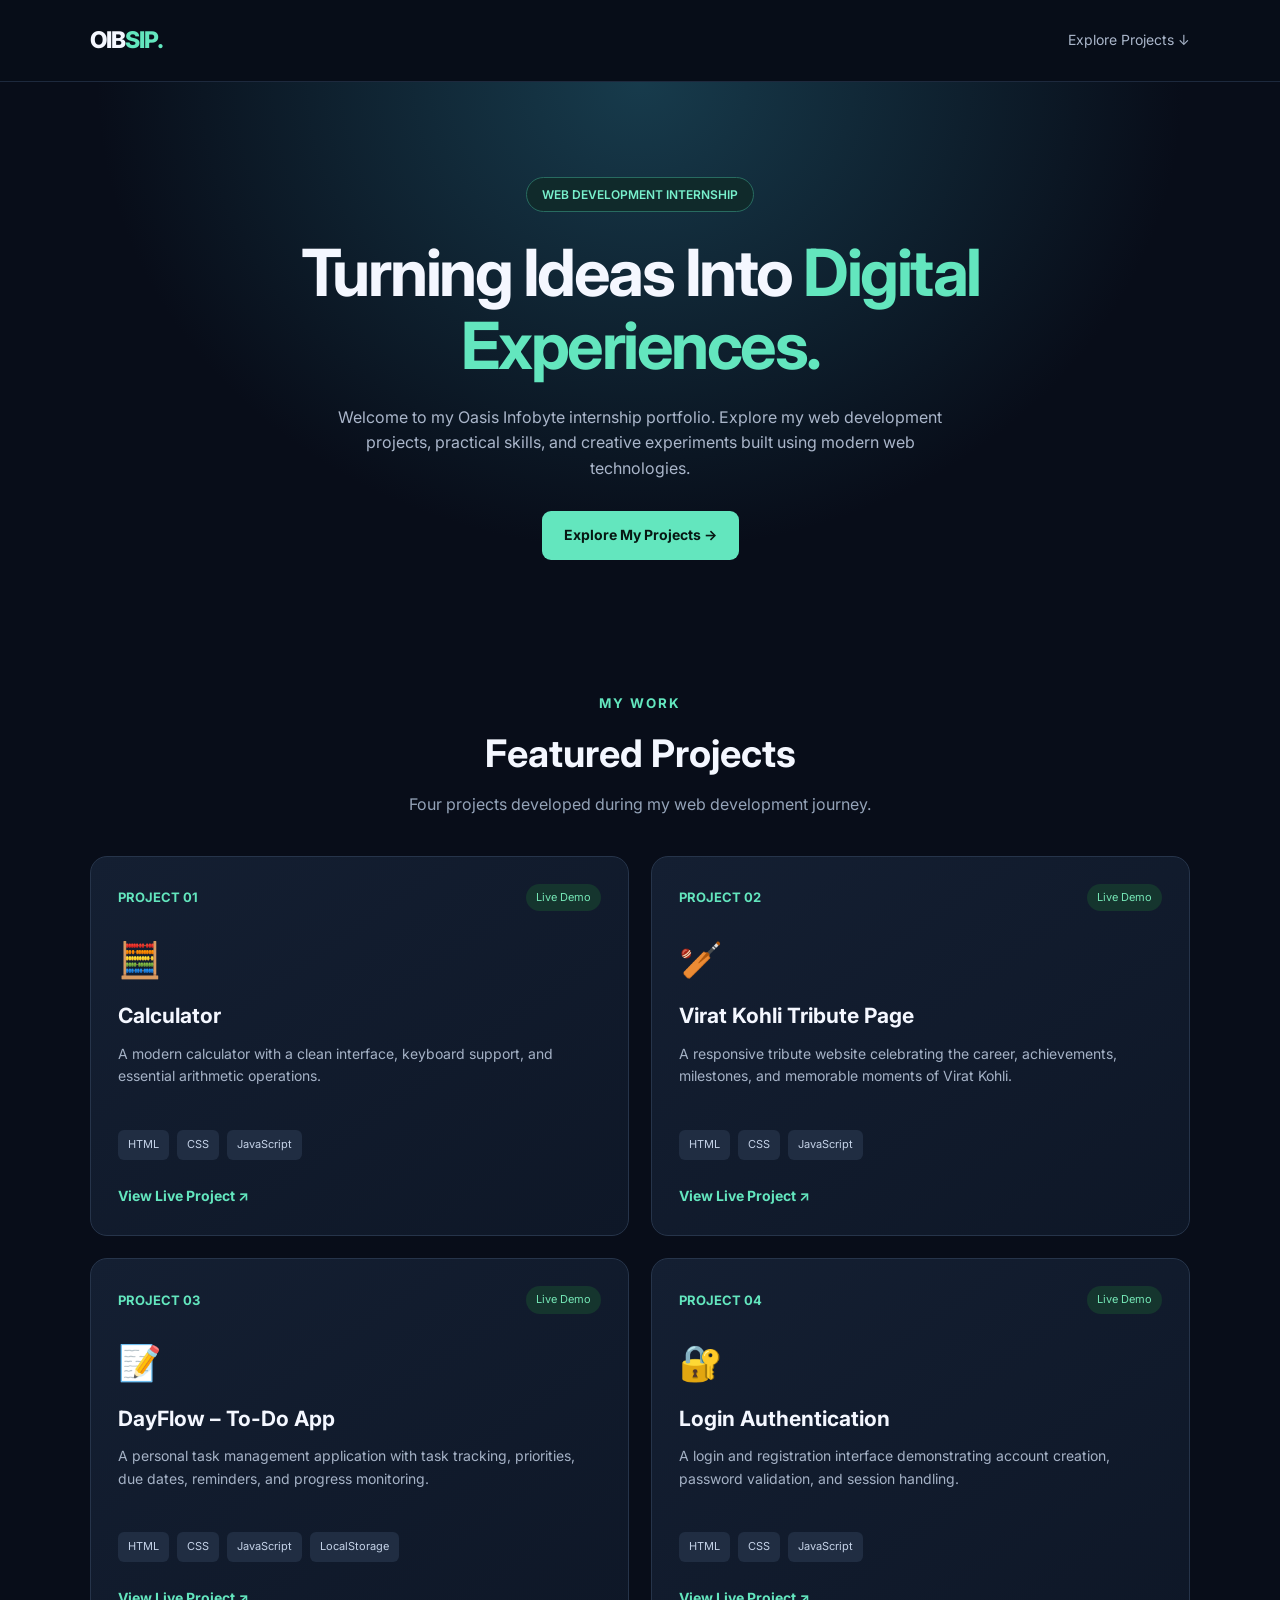
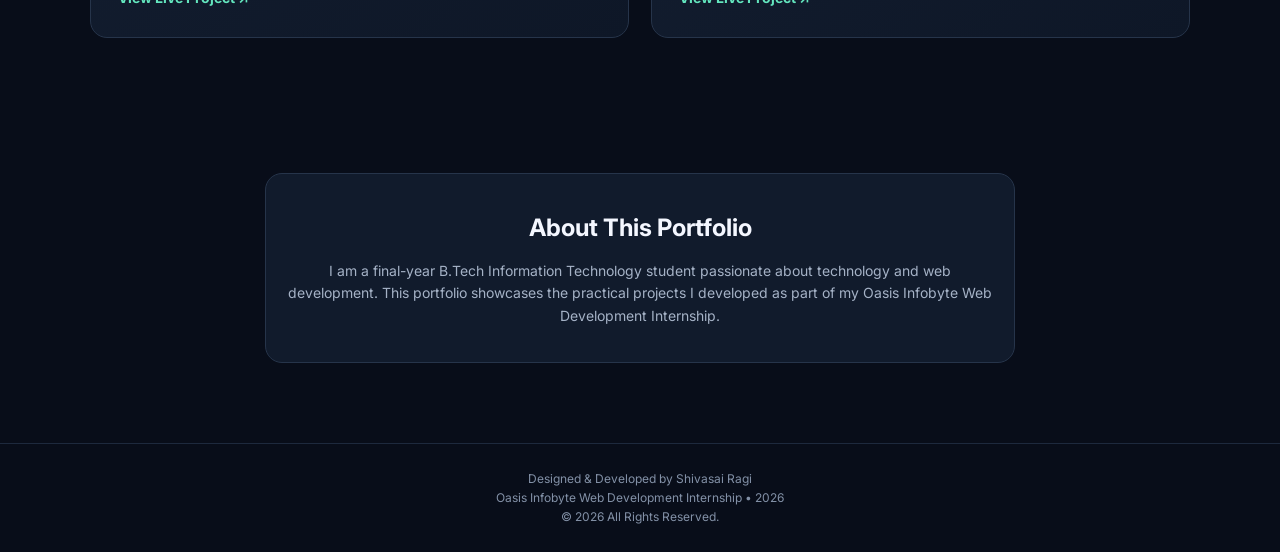
<file: index.html>
<!DOCTYPE html>
<html lang="en">
<head>
  <meta charset="UTF-8">
  <meta name="viewport" content="width=device-width, initial-scale=1.0">
  <meta name="description" content="Oasis Infobyte Web Development Internship Projects by Shivasai Ragi.">
  <title>OIBSIP | Web Development Portfolio</title>

  <link rel="preconnect" href="https://fonts.googleapis.com">
  <link rel="preconnect" href="https://fonts.gstatic.com" crossorigin>
  <link href="https://fonts.googleapis.com/css2?family=Inter:wght@400;500;600;700;800&display=swap" rel="stylesheet">

  <style>
    * {
      margin: 0;
      padding: 0;
      box-sizing: border-box;
    }

    html {
      scroll-behavior: smooth;
    }

    body {
      font-family: 'Inter', sans-serif;
      background: #080d19;
      color: #f4f7ff;
      line-height: 1.6;
    }

    a {
      text-decoration: none;
      color: inherit;
    }

    .container {
      width: min(1100px, 90%);
      margin: auto;
    }

    header {
      padding: 22px 0;
      border-bottom: 1px solid #1d293d;
      background: rgba(8, 13, 25, .95);
    }

    nav {
      display: flex;
      align-items: center;
      justify-content: space-between;
      gap: 20px;
    }

    .logo {
      font-size: 23px;
      font-weight: 800;
      letter-spacing: -1px;
    }

    .logo span {
      color: #63e6be;
    }

    .nav-link {
      color: #aab6ca;
      font-size: 14px;
    }

    .hero {
      text-align: center;
      padding: 95px 0 75px;
      background:
        radial-gradient(ellipse at 50% 0%, #173b4c 0%, transparent 60%);
    }

    .tag {
      display: inline-block;
      border: 1px solid #286b60;
      background: #102a2b;
      color: #78f0cc;
      padding: 7px 15px;
      border-radius: 30px;
      font-size: 12px;
      font-weight: 600;
      margin-bottom: 25px;
    }

    .hero h1 {
      font-size: clamp(36px, 6vw, 65px);
      line-height: 1.12;
      letter-spacing: -2.5px;
      max-width: 850px;
      margin: auto;
    }

    .hero h1 span {
      color: #63e6be;
    }

    .hero p {
      color: #aab6ca;
      max-width: 650px;
      margin: 22px auto 30px;
      font-size: 16px;
    }

    .button {
      display: inline-block;
      background: #63e6be;
      color: #071713;
      padding: 13px 22px;
      border-radius: 9px;
      font-weight: 700;
      font-size: 14px;
      transition: .25s;
    }

    .button:hover {
      transform: translateY(-3px);
      background: #8af5d5;
    }

    .section {
      padding: 55px 0 80px;
    }

    .section-heading {
      text-align: center;
      margin-bottom: 38px;
    }

    .section-heading small {
      color: #63e6be;
      font-weight: 700;
      letter-spacing: 2px;
      text-transform: uppercase;
    }

    .section-heading h2 {
      font-size: clamp(28px, 4vw, 38px);
      margin-top: 8px;
    }

    .section-heading p {
      color: #94a3b8;
      margin-top: 8px;
    }

    .projects {
      display: grid;
      grid-template-columns: repeat(2, 1fr);
      gap: 22px;
    }

    .card {
      background: linear-gradient(145deg, #141f32, #0e1727);
      border: 1px solid #26344a;
      border-radius: 17px;
      padding: 27px;
      transition: .3s;
    }

    .card:hover {
      transform: translateY(-6px);
      border-color: #63e6be;
    }

    .card-top {
      display: flex;
      justify-content: space-between;
      align-items: center;
      margin-bottom: 20px;
    }

    .number {
      font-size: 13px;
      color: #63e6be;
      font-weight: 700;
    }

    .status {
      font-size: 11px;
      color: #75e7b6;
      background: #15352e;
      padding: 5px 10px;
      border-radius: 20px;
    }

    .project-icon {
      font-size: 35px;
      margin-bottom: 12px;
    }

    .card h3 {
      font-size: 21px;
      margin-bottom: 10px;
    }

    .card p {
      color: #a5b2c6;
      font-size: 14px;
      min-height: 67px;
    }

    .tech {
      display: flex;
      flex-wrap: wrap;
      gap: 8px;
      margin: 20px 0;
    }

    .tech span {
      font-size: 11px;
      color: #c5d3e8;
      background: #202d42;
      padding: 6px 10px;
      border-radius: 6px;
    }

    .demo {
      display: inline-block;
      margin-top: 5px;
      color: #63e6be;
      font-size: 14px;
      font-weight: 700;
    }

    .demo:hover {
      color: white;
    }

    .about {
      text-align: center;
      max-width: 750px;
      margin: auto;
      padding: 35px 20px;
      background: #111b2c;
      border: 1px solid #26344a;
      border-radius: 17px;
    }

    .about h2 {
      margin-bottom: 12px;
    }

    .about p {
      color: #a5b2c6;
      font-size: 14px;
    }

    footer {
      border-top: 1px solid #1d293d;
      padding: 25px 0;
      text-align: center;
      color: #8391a7;
      font-size: 12px;
    }

    @media (max-width: 700px) {
      .projects {
        grid-template-columns: 1fr;
      }

      .hero {
        padding: 70px 0 55px;
      }

      .hero h1 {
        letter-spacing: -1.5px;
      }

      .card p {
        min-height: auto;
      }
    }
  </style>
</head>

<body>

  <header>
    <div class="container">
      <nav>
        <a href="#" class="logo">OIB<span>SIP.</span></a>
        <a href="#projects" class="nav-link">Explore Projects ↓</a>
      </nav>
    </div>
  </header>

  <main>
    <section class="hero">
      <div class="container">
        <span class="tag">WEB DEVELOPMENT INTERNSHIP</span>

        <h1>
          Turning Ideas Into
          <span>Digital Experiences.</span>
        </h1>

        <p>
          Welcome to my Oasis Infobyte internship portfolio.
          Explore my web development projects, practical skills,
          and creative experiments built using modern web technologies.
        </p>

        <a href="#projects" class="button">Explore My Projects →</a>
      </div>
    </section>

    <section class="section container" id="projects">
      <div class="section-heading">
        <small>My Work</small>
        <h2>Featured Projects</h2>
        <p>Four projects developed during my web development journey.</p>
      </div>

      <div class="projects">

        <article class="card">
          <div class="card-top">
            <span class="number">PROJECT 01</span>
            <span class="status">Live Demo</span>
          </div>
          <div class="project-icon">🧮</div>
          <h3>Calculator</h3>
          <p>
            A modern calculator with a clean interface, keyboard support,
            and essential arithmetic operations.
          </p>
          <div class="tech">
            <span>HTML</span><span>CSS</span><span>JavaScript</span>
          </div>
          <a class="demo" href="./WebDev-L2-Calculator/" target="_blank">
            View Live Project ↗
          </a>
        </article>

        <article class="card">
          <div class="card-top">
            <span class="number">PROJECT 02</span>
            <span class="status">Live Demo</span>
          </div>
          <div class="project-icon">🏏</div>
          <h3>Virat Kohli Tribute Page</h3>
          <p>
            A responsive tribute website celebrating the career,
            achievements, milestones, and memorable moments of Virat Kohli.
          </p>
          <div class="tech">
            <span>HTML</span><span>CSS</span><span>JavaScript</span>
          </div>
          <a class="demo" href="./WebDev-L2-TributePage/" target="_blank">
            View Live Project ↗
          </a>
        </article>

        <article class="card">
          <div class="card-top">
            <span class="number">PROJECT 03</span>
            <span class="status">Live Demo</span>
          </div>
          <div class="project-icon">📝</div>
          <h3>DayFlow – To-Do App</h3>
          <p>
            A personal task management application with task tracking,
            priorities, due dates, reminders, and progress monitoring.
          </p>
          <div class="tech">
            <span>HTML</span><span>CSS</span><span>JavaScript</span><span>LocalStorage</span>
          </div>
          <a class="demo" href="./WebDev-L2-ToDoWebApp/" target="_blank">
            View Live Project ↗
          </a>
        </article>

        <article class="card">
          <div class="card-top">
            <span class="number">PROJECT 04</span>
            <span class="status">Live Demo</span>
          </div>
          <div class="project-icon">🔐</div>
          <h3>Login Authentication</h3>
          <p>
            A login and registration interface demonstrating account
            creation, password validation, and session handling.
          </p>
          <div class="tech">
            <span>HTML</span><span>CSS</span><span>JavaScript</span>
          </div>
          <a class="demo" href="./WebDev-L2-LoginAuthentication/" target="_blank">
            View Live Project ↗
          </a>
        </article>

      </div>
    </section>

    <section class="section container">
      <div class="about">
        <h2>About This Portfolio</h2>
        <p>
          I am a final-year B.Tech Information Technology student
          passionate about technology and web development.
          This portfolio showcases the practical projects I developed
          as part of my Oasis Infobyte Web Development Internship.
        </p>
      </div>
    </section>
  </main>

  <footer>
    <div class="container">
      <p>Designed & Developed by Shivasai Ragi</p>
      <p>Oasis Infobyte Web Development Internship • 2026</p>
      <p>© 2026 All Rights Reserved.</p>
    </div>
  </footer>

</body>
</html>
</file>
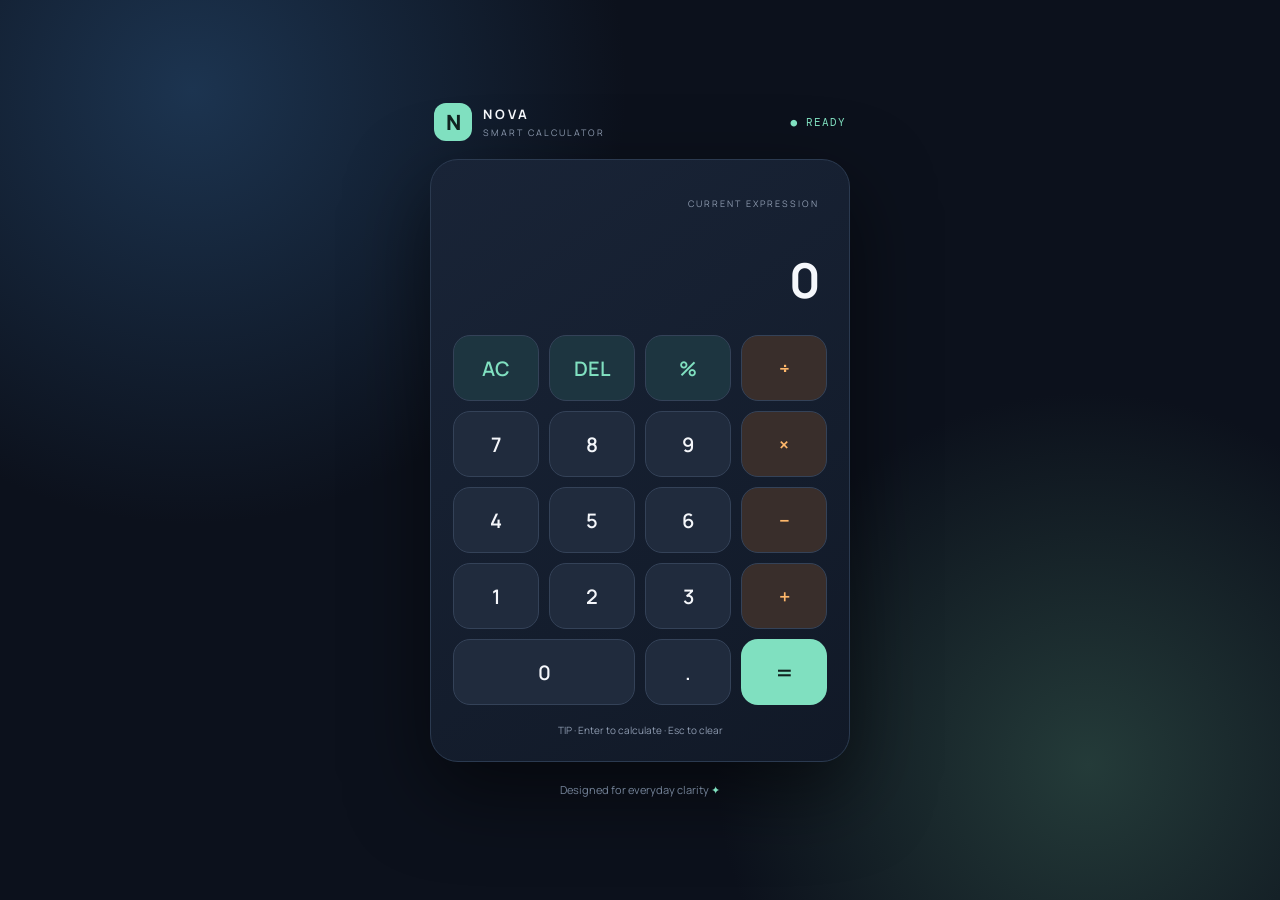
<file: WebDev-L2-Calculator/index.html>
<!DOCTYPE html>
<html lang="en">
<head>
    <meta charset="UTF-8">
    <meta name="viewport" content="width=device-width, initial-scale=1.0">
    <meta name="theme-color" content="#0c111c">
    <title>Nova - Smart Calculator</title>
    <link rel="stylesheet" href="style.css">
</head>
<body>

    <main class="shell">

        <header class="top">
            <div class="brand">
                <span class="brand-mark">N</span>
                <div>
                    <strong>NOVA</strong>
                    <small>SMART CALCULATOR</small>
                </div>
            </div>
            <span class="status">● READY</span>
        </header>

        <section class="calculator">

            <div class="display">
                <p class="eyebrow">CURRENT EXPRESSION</p>
                <div id="expression" class="expression"></div>
                <div id="result" class="result">0</div>
            </div>

            <div class="buttons">
                <button class="key utility" data-action="clear">AC</button>
                <button class="key utility" data-action="delete">DEL</button>
                <button class="key utility" data-value="%">%</button>
                <button class="key operator" data-value="/">÷</button>

                <button class="key" data-value="7">7</button>
                <button class="key" data-value="8">8</button>
                <button class="key" data-value="9">9</button>
                <button class="key operator" data-value="*">×</button>

                <button class="key" data-value="4">4</button>
                <button class="key" data-value="5">5</button>
                <button class="key" data-value="6">6</button>
                <button class="key operator" data-value="-">−</button>

                <button class="key" data-value="1">1</button>
                <button class="key" data-value="2">2</button>
                <button class="key" data-value="3">3</button>
                <button class="key operator" data-value="+">+</button>

                <button class="key zero" data-value="0">0</button>
                <button class="key" data-value=".">.</button>
                <button class="key equals" data-action="calculate">=</button>
            </div>

            <p class="hint">
                TIP · Enter to calculate · Esc to clear
            </p>

        </section>

        <footer>Designed for everyday clarity <span>✦</span></footer>

    </main>

    <script src="script.js"></script>
</body>
</html>
</file>
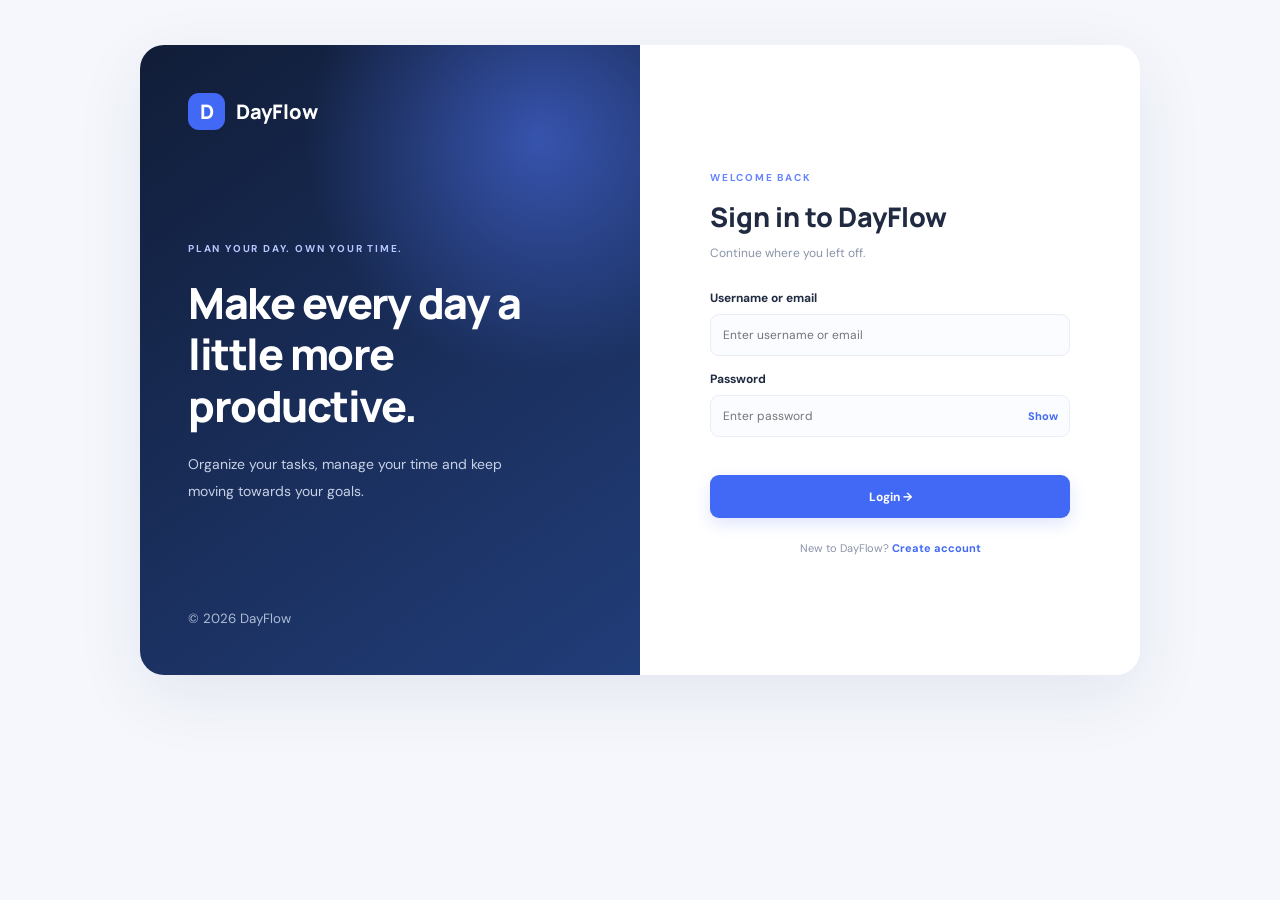
<file: WebDev-L2-LoginAuthentication/index.html>
<!DOCTYPE html>
<html lang="en">
<head>
  <meta charset="UTF-8">
  <meta name="viewport" content="width=device-width, initial-scale=1.0">
  <title>DayFlow | Personal Task Manager</title>
  <link rel="stylesheet" href="style.css">
</head>
<body>

  <!-- Authentication -->
  <main id="authScreen" class="auth-shell">
    <section class="auth-brand">
      <div class="brand"><span class="brand-mark">D</span> DayFlow</div>
      <div>
        <span class="eyebrow">PLAN YOUR DAY. OWN YOUR TIME.</span>
        <h1>Make every day a little more productive.</h1>
        <p>Organize your tasks, manage your time and keep moving towards your goals.</p>
      </div>
      <small>© 2026 DayFlow</small>
    </section>

    <section class="auth-panel">
      <form id="loginForm" class="auth-form">
        <span class="eyebrow">WELCOME BACK</span>
        <h2>Sign in to DayFlow</h2>
        <p class="muted">Continue where you left off.</p>

        <label for="loginId">Username or email</label>
        <input id="loginId" type="text" placeholder="Enter username or email" required autocomplete="username">

        <label for="loginPassword">Password</label>
        <div class="password-field">
          <input id="loginPassword" type="password" placeholder="Enter password" required autocomplete="current-password">
          <button type="button" class="show-password" data-target="loginPassword">Show</button>
        </div>

        <p id="loginMessage" class="message" aria-live="polite"></p>
        <button class="primary-btn" type="submit">Login <span>→</span></button>

        <p class="switch-line">New to DayFlow?
          <button type="button" class="link-btn" id="goRegister">Create account</button>
        </p>
      </form>

      <form id="registerForm" class="auth-form hidden">
        <span class="eyebrow">GET STARTED</span>
        <h2>Create your account</h2>
        <p class="muted">Your productive journey starts here.</p>

        <label for="regUsername">Username</label>
        <input id="regUsername" type="text" placeholder="Choose a username" required autocomplete="username">

        <label for="regEmail">Email address</label>
        <input id="regEmail" type="email" placeholder="you@example.com" required autocomplete="email">

        <label for="regPassword">Password</label>
        <div class="password-field">
          <input id="regPassword" type="password" placeholder="Minimum 8 characters" required autocomplete="new-password">
          <button type="button" class="show-password" data-target="regPassword">Show</button>
        </div>
        <small class="hint">At least 8 characters and one number.</small>

        <p id="registerMessage" class="message" aria-live="polite"></p>
        <button class="primary-btn" type="submit">Create account <span>→</span></button>

        <p class="switch-line">Already registered?
          <button type="button" class="link-btn" id="goLogin">Login</button>
        </p>
      </form>
    </section>
  </main>

  <!-- DayFlow application -->
  <main id="appScreen" class="app hidden">
    <aside class="sidebar">
      <div class="brand"><span class="brand-mark">D</span> DayFlow</div>

      <div class="side-label">WORKSPACE</div>
      <button class="nav-item active" id="allNav">▦ <span>All tasks</span></button>
      <button class="nav-item" id="activeNav">◷ <span>Active</span></button>
      <button class="nav-item" id="completedNav">✓ <span>Completed</span></button>

      <div class="sidebar-bottom">
        <div class="user-mini">
          <div class="avatar" id="userAvatar">U</div>
          <div class="user-info">
            <strong id="userName">User</strong>
            <small id="userEmail">user@email.com</small>
          </div>
        </div>
        <button id="logoutBtn" class="logout-btn">↗ Sign out</button>
      </div>
    </aside>

    <section class="main-content">
      <header class="topbar">
        <div>
          <span class="eyebrow">YOUR PERSONAL WORKSPACE</span>
          <h1 id="welcomeTitle">Welcome back!</h1>
          <p class="muted" id="todayDate"></p>
        </div>
        <button id="notificationBtn" class="notification-btn">Enable notifications</button>
      </header>

      <section class="stats-grid">
        <article class="stat-card">
          <span>Total tasks</span>
          <strong id="totalCount">0</strong>
          <small>All your tasks</small>
        </article>
        <article class="stat-card">
          <span>In progress</span>
          <strong id="activeCount">0</strong>
          <small>Tasks to complete</small>
        </article>
        <article class="stat-card">
          <span>Completed</span>
          <strong id="completedCount">0</strong>
          <small>Tasks finished</small>
        </article>
        <article class="stat-card progress-card">
          <span>Daily progress</span>
          <strong id="progressValue">0%</strong>
          <div class="progress-track"><div id="progressBar"></div></div>
        </article>
      </section>

      <section class="task-layout">
        <div class="task-main">
          <div class="section-heading">
            <div>
              <h2>My tasks</h2>
              <p class="muted">Keep your day organized.</p>
            </div>
            <select id="sortSelect" aria-label="Sort tasks">
              <option value="newest">Newest first</option>
              <option value="oldest">Oldest first</option>
              <option value="priority">Priority</option>
              <option value="due">Due date</option>
            </select>
          </div>

          <form id="taskForm" class="task-form">
            <input type="hidden" id="editId">

            <div class="field">
              <label for="taskTitle">Task title</label>
              <input id="taskTitle" type="text" placeholder="What do you need to do?" maxlength="100" required>
            </div>

            <div class="field">
              <label for="taskDescription">Description</label>
              <textarea id="taskDescription" placeholder="Add some details..." rows="2"></textarea>
            </div>

            <div class="form-row">
              <div class="field">
                <label for="taskPriority">Priority</label>
                <select id="taskPriority">
                  <option value="Low">Low</option>
                  <option value="Medium" selected>Medium</option>
                  <option value="High">High</option>
                </select>
              </div>
              <div class="field">
                <label for="taskDate">Due date</label>
                <input id="taskDate" type="date">
              </div>
              <div class="field">
                <label for="taskTime">Due time</label>
                <input id="taskTime" type="time">
              </div>
            </div>

            <label class="reminder-option">
              <input id="taskReminder" type="checkbox">
              <span>Remind me with a notification and alarm</span>
            </label>

            <div class="form-actions">
              <button type="submit" class="primary-btn" id="saveTaskBtn">+ Add task</button>
              <button type="button" class="cancel-btn hidden" id="cancelEditBtn">Cancel edit</button>
            </div>
          </form>

          <div class="filter-row">
            <button class="filter-btn active" data-filter="all">All</button>
            <button class="filter-btn" data-filter="active">Active</button>
            <button class="filter-btn" data-filter="completed">Completed</button>
          </div>

          <div id="taskList" class="task-list"></div>
          <div id="emptyState" class="empty-state">
            <div class="empty-icon">✦</div>
            <h3>Your day starts here</h3>
            <p>Add your first task and make progress.</p>
          </div>
        </div>

        <aside class="right-panel">
          <div class="tip-card">
            <span class="tip-icon">✦</span>
            <h3>A little reminder</h3>
            <p>Small steps every day lead to big achievements. Focus on one task at a time.</p>
          </div>

          <div class="summary-card">
            <h3>Your focus</h3>
            <p class="muted">Completed tasks</p>
            <strong id="sideCompleted">0</strong>
            <div class="progress-track"><div id="sideProgress"></div></div>
            <small id="sideSummary">Keep going!</small>
          </div>
        </aside>
      </section>
    </section>
  </main>

  <!-- Alarm -->
  <div id="alarmModal" class="alarm-modal hidden">
    <div class="alarm-box">
      <div class="alarm-icon">⏰</div>
      <span class="eyebrow">DAYFLOW REMINDER</span>
      <h2>Time for your task!</h2>
      <p id="alarmTaskName"></p>
      <button id="stopAlarmBtn" class="primary-btn">Stop alarm</button>
    </div>
  </div>

  <div id="toast" class="toast"></div>
  <script src="script.js"></script>
</body>
</html>
</file>
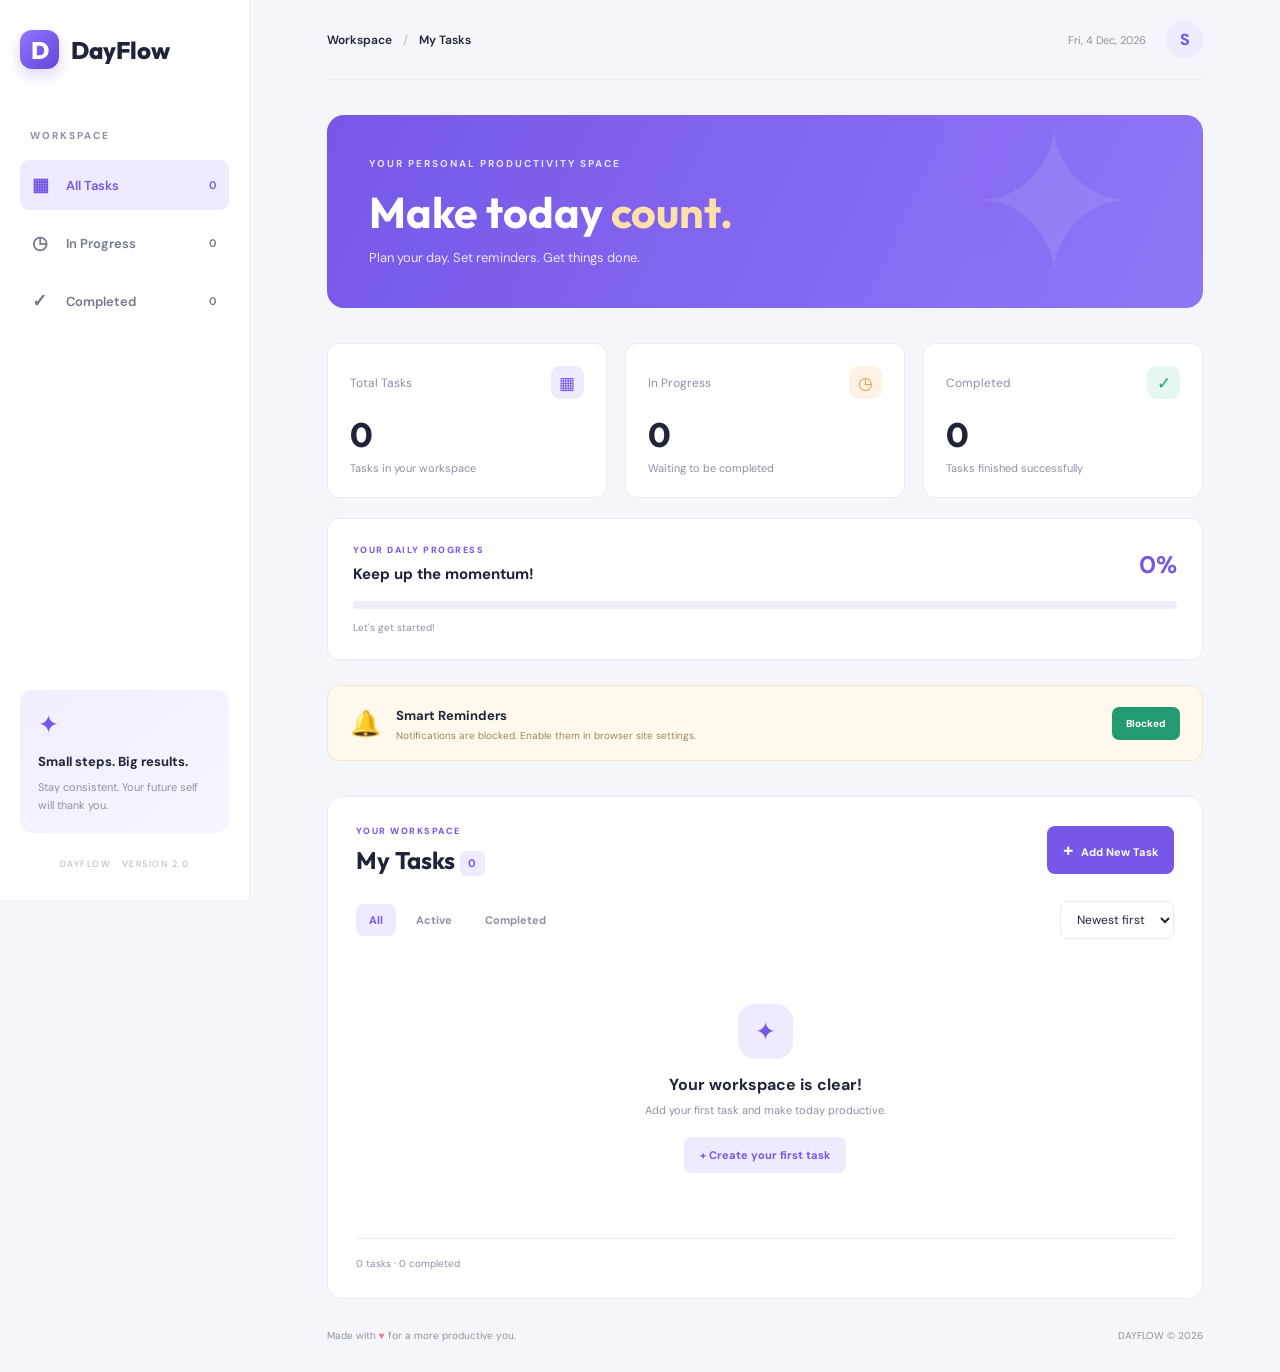
<file: WebDev-L2-ToDoWebApp/index.html>
<!DOCTYPE html>
<html lang="en">
<head>
    <meta charset="UTF-8">
    <meta name="viewport" content="width=device-width, initial-scale=1.0">
    <meta name="description" content="DayFlow - A smart task manager with reminders and alarms.">
    <title>DayFlow | Smart Task Manager</title>

    <link rel="preconnect" href="https://fonts.googleapis.com">
    <link rel="preconnect" href="https://fonts.gstatic.com" crossorigin>
    <link href="https://fonts.googleapis.com/css2?family=DM+Sans:wght@400;500;600;700;800&family=Outfit:wght@400;500;600;700;800&display=swap" rel="stylesheet">

    <link rel="stylesheet" href="style.css">
</head>
<body>

<div class="app">

    <!-- SIDEBAR -->
    <aside class="sidebar">
        <a href="#" class="brand">
            <span class="brand-icon">D</span>
            <span>DayFlow</span>
        </a>

        <div class="sidebar-label">WORKSPACE</div>

        <nav class="sidebar-nav">
            <button class="nav-item active" data-filter="all">
                <span>▦</span> All Tasks
                <span class="nav-count" id="allCount">0</span>
            </button>

            <button class="nav-item" data-filter="active">
                <span>◷</span> In Progress
                <span class="nav-count" id="activeCount">0</span>
            </button>

            <button class="nav-item" data-filter="completed">
                <span>✓</span> Completed
                <span class="nav-count" id="completedCount">0</span>
            </button>
        </nav>

        <div class="sidebar-bottom">
            <div class="sidebar-tip">
                <div class="tip-icon">✦</div>
                <h3>Small steps. Big results.</h3>
                <p>Stay consistent. Your future self will thank you.</p>
            </div>
            <div class="sidebar-footer">DAYFLOW · VERSION 2.0</div>
        </div>
    </aside>

    <!-- MAIN -->
    <main class="main-content">

        <header class="topbar">
            <div class="breadcrumb">Workspace <span>/</span> My Tasks</div>

            <div class="topbar-right">
                <span class="today-label" id="todayLabel"></span>
                <div class="avatar">S</div>
            </div>
        </header>

        <!-- WELCOME -->
        <section class="welcome-section">
            <div>
                <p class="greeting">YOUR PERSONAL PRODUCTIVITY SPACE</p>
                <h1>Make today <span>count.</span></h1>
                <p class="welcome-text">Plan your day. Set reminders. Get things done.</p>
            </div>
            <div class="welcome-decoration">✦</div>
        </section>

        <!-- STATS -->
        <section class="stats-grid">
            <div class="stat-card">
                <div class="stat-top">
                    <span>Total Tasks</span>
                    <span class="stat-icon purple">▦</span>
                </div>
                <h2 id="totalTasks">0</h2>
                <p>Tasks in your workspace</p>
            </div>

            <div class="stat-card">
                <div class="stat-top">
                    <span>In Progress</span>
                    <span class="stat-icon orange">◷</span>
                </div>
                <h2 id="pendingTasks">0</h2>
                <p>Waiting to be completed</p>
            </div>

            <div class="stat-card">
                <div class="stat-top">
                    <span>Completed</span>
                    <span class="stat-icon green">✓</span>
                </div>
                <h2 id="doneTasks">0</h2>
                <p>Tasks finished successfully</p>
            </div>
        </section>

        <!-- PROGRESS -->
        <section class="progress-card">
            <div class="progress-info">
                <div>
                    <p class="progress-label">YOUR DAILY PROGRESS</p>
                    <h3>Keep up the momentum!</h3>
                </div>
                <strong id="progressPercent">0%</strong>
            </div>

            <div class="progress-track">
                <div class="progress-fill" id="progressFill"></div>
            </div>

            <p class="progress-caption" id="progressCaption">Let's get started!</p>
        </section>

        <!-- REMINDER STATUS -->
        <section class="reminder-banner">
            <div class="reminder-banner-icon">🔔</div>
            <div class="reminder-banner-text">
                <strong>Smart Reminders</strong>
                <p id="notificationStatus">Enable browser notifications to receive task alerts.</p>
            </div>
            <button id="enableNotifications" class="notification-button">
                Enable Notifications
            </button>
        </section>

        <!-- TASK SECTION -->
        <section class="task-section">

            <div class="task-heading">
                <div>
                    <p class="section-label">YOUR WORKSPACE</p>
                    <h2>My Tasks <span id="headingCount">0</span></h2>
                </div>

                <button class="add-button" id="openTaskForm">
                    <span>+</span> Add New Task
                </button>
            </div>

            <!-- TASK FORM -->
            <form class="task-form" id="taskForm" hidden>
                <div class="form-heading">
                    <h3 id="formTitle">Create a new task</h3>
                    <button type="button" id="closeTaskForm" class="close-form">×</button>
                </div>

                <label for="taskTitle">Task name *</label>
                <input type="text" id="taskTitle"
                    placeholder="What do you need to do?"
                    maxlength="100" required>

                <label for="taskDescription">Description (optional)</label>
                <textarea id="taskDescription"
                    placeholder="Add some details..."
                    rows="2" maxlength="300"></textarea>

                <div class="form-row">
                    <div>
                        <label for="taskPriority">Priority</label>
                        <select id="taskPriority">
                            <option value="low">Low</option>
                            <option value="medium" selected>Medium</option>
                            <option value="high">High</option>
                        </select>
                    </div>

                    <div>
                        <label for="taskDate">Due date</label>
                        <input type="date" id="taskDate">
                    </div>

                    <div>
                        <label for="taskTime">Due time</label>
                        <input type="time" id="taskTime">
                    </div>
                </div>

                <div class="reminder-option">
                    <label class="reminder-checkbox">
                        <input type="checkbox" id="taskReminder" checked>
                        <span>Enable notification and alarm for this task</span>
                    </label>
                    <p>Reminder triggers at the selected due date and time.</p>
                </div>

                <div class="form-actions">
                    <button type="button" class="cancel-button" id="cancelTask">Cancel</button>
                    <button type="submit" class="save-button" id="saveTask">Save Task</button>
                </div>
            </form>

            <!-- FILTERS -->
            <div class="task-toolbar">
                <div class="filter-tabs">
                    <button class="filter-tab active" data-filter="all">All</button>
                    <button class="filter-tab" data-filter="active">Active</button>
                    <button class="filter-tab" data-filter="completed">Completed</button>
                </div>

                <select id="sortTasks" class="sort-select" aria-label="Sort tasks">
                    <option value="newest">Newest first</option>
                    <option value="oldest">Oldest first</option>
                    <option value="priority">Priority</option>
                    <option value="date">Due date</option>
                </select>
            </div>

            <div class="task-list" id="taskList"></div>

            <div class="empty-state" id="emptyState">
                <div class="empty-icon">✦</div>
                <h3 id="emptyTitle">Your workspace is clear!</h3>
                <p id="emptyMessage">Add your first task and make today productive.</p>
                <button id="emptyAddButton">+ Create your first task</button>
            </div>

            <div class="list-footer">
                <span id="taskSummary">0 tasks</span>
                <button id="clearCompleted" class="clear-button">Clear completed</button>
            </div>

        </section>

        <footer class="footer">
            <p>Made with <span>♥</span> for a more productive you.</p>
            <p>DAYFLOW © 2026</p>
        </footer>

    </main>
</div>

<!-- ALARM MODAL -->
<div class="alarm-overlay" id="alarmOverlay" role="dialog" aria-modal="true" aria-labelledby="alarmTitle">
    <div class="alarm-box">
        <div class="alarm-symbol">⏰</div>
        <p class="alarm-kicker">DAYFLOW REMINDER</p>
        <h2 id="alarmTitle">Task Reminder!</h2>
        <p id="alarmTaskName"></p>
        <button id="stopAlarm" class="stop-alarm-button">Stop Alarm</button>
    </div>
</div>

<!-- TOAST -->
<div class="toast" id="toast" role="status"></div>

<script src="script.js"></script>
</body>
</html>
</file>
<file: WebDev-L2-Calculator/style.css>
@import url('https://fonts.googleapis.com/css2?family=DM+Mono:wght@400;500&family=Manrope:wght@400;500;600;700;800&display=swap');

:root {
    --bg: #0c111c;
    --panel: #151d2c;
    --key: #202b3d;
    --text: #f5f7fb;
    --muted: #8e9bb0;
    --accent: #80e0c0;
    --orange: #ffb86b;
}

* {
    box-sizing: border-box;
    margin: 0;
    padding: 0;
}

body {
    min-height: 100vh;
    display: grid;
    place-items: center;
    padding: 24px;
    background:
        radial-gradient(circle at 15% 10%, #1c3450, transparent 32%),
        radial-gradient(circle at 85% 85%, #243b39, transparent 28%),
        var(--bg);
    color: var(--text);
    font-family: 'Manrope', Arial, sans-serif;
}

.shell {
    width: min(100%, 420px);
}

.top {
    display: flex;
    justify-content: space-between;
    align-items: center;
    margin: 0 4px 18px;
}

.brand {
    display: flex;
    gap: 11px;
    align-items: center;
}

.brand-mark {
    width: 38px;
    height: 38px;
    border-radius: 12px;
    background: var(--accent);
    color: #10221f;
    display: grid;
    place-items: center;
    font-weight: 900;
    font-size: 21px;
}

.brand strong {
    display: block;
    letter-spacing: 3px;
    font-size: 13px;
}

.brand small {
    display: block;
    color: var(--muted);
    font-size: 9px;
    letter-spacing: 2px;
    margin-top: 3px;
}

.status {
    font: 11px 'DM Mono', monospace;
    color: var(--accent);
    letter-spacing: 1px;
}

.calculator {
    background: linear-gradient(145deg, #192437, #111927);
    border: 1px solid #2b3a50;
    border-radius: 28px;
    padding: 22px;
    box-shadow: 0 30px 80px #0008;
}

.display {
    min-height: 145px;
    padding: 15px 8px 23px;
    text-align: right;
    display: flex;
    flex-direction: column;
    justify-content: end;
    overflow: hidden;
}

.eyebrow {
    color: var(--muted);
    font-size: 9px;
    letter-spacing: 2px;
    margin-bottom: 13px;
}

.expression {
    font: 15px 'DM Mono', monospace;
    color: #91a1b7;
    min-height: 24px;
    overflow-wrap: anywhere;
}

.result {
    font-size: clamp(35px, 10vw, 48px);
    font-weight: 700;
    letter-spacing: -2px;
    overflow-wrap: anywhere;
}

.buttons {
    display: grid;
    grid-template-columns: repeat(4, 1fr);
    gap: 10px;
}

.key {
    height: 66px;
    border: 1px solid #344258;
    border-radius: 17px;
    background: var(--key);
    color: var(--text);
    font: 600 20px 'Manrope', sans-serif;
    cursor: pointer;
    transition: 0.18s;
}

.key:hover {
    transform: translateY(-2px);
    background: #2a3950;
}

.key:active {
    transform: scale(0.96);
}

.utility {
    color: var(--accent);
    background: #1d3540;
}

.operator {
    color: var(--orange);
    background: #392e2b;
}

.equals {
    background: var(--accent);
    color: #10221f;
    font-size: 25px;
    border-color: transparent;
}

.zero {
    grid-column: span 2;
}

.hint {
    text-align: center;
    color: var(--muted);
    font-size: 10px;
    margin: 18px 0 2px;
}

footer {
    text-align: center;
    color: #758399;
    font-size: 11px;
    margin-top: 20px;
}

footer span {
    color: var(--accent);
}

@media (max-width: 380px) {
    .calculator {
        padding: 15px;
    }

    .key {
        height: 59px;
    }
}
</file>
<file: WebDev-L2-LoginAuthentication/style.css>
@import url('https://fonts.googleapis.com/css2?family=DM+Sans:wght@400;500;600;700&family=Manrope:wght@400;500;600;700;800&display=swap');

:root {
  --blue: #4169f5;
  --navy: #14213d;
  --text: #202b42;
  --muted: #8993a7;
  --border: #e9edf4;
  --bg: #f5f7fc;
}

* { box-sizing: border-box; margin: 0; padding: 0; }

body {
  background: var(--bg);
  color: var(--text);
  font-family: 'DM Sans', sans-serif;
}

button, input, textarea, select { font: inherit; }
button { cursor: pointer; }
.hidden { display: none !important; }

.eyebrow {
  color: #6684ff;
  font-size: 10px;
  font-weight: 700;
  letter-spacing: 1.8px;
}

.muted { color: var(--muted); font-size: 12px; line-height: 1.7; }

/* Authentication */

.auth-shell {
  width: min(100% - 30px, 1000px);
  min-height: 630px;
  margin: 5vh auto;
  display: grid;
  grid-template-columns: 1fr 1fr;
  overflow: hidden;
  border-radius: 24px;
  background: white;
  box-shadow: 0 20px 70px #1a2c5015;
}

.auth-brand {
  display: flex;
  flex-direction: column;
  justify-content: space-between;
  padding: 48px;
  color: white;
  background:
    radial-gradient(circle at 80% 15%, #5379ff88, transparent 35%),
    linear-gradient(145deg, #111d38, #213d79);
}

.brand {
  display: flex;
  align-items: center;
  gap: 11px;
  font-family: 'Manrope', sans-serif;
  font-size: 20px;
  font-weight: 800;
}

.brand-mark {
  width: 37px;
  height: 37px;
  display: grid;
  place-items: center;
  border-radius: 11px;
  background: var(--blue);
  color: white;
}

.auth-brand .eyebrow { color: #b8c7ff; }
.auth-brand h1 {
  max-width: 390px;
  margin: 20px 0;
  font: 800 clamp(30px, 4vw, 43px)/1.2 'Manrope', sans-serif;
  letter-spacing: -1.5px;
}
.auth-brand p { max-width: 330px; color: #c7d1e6; font-size: 14px; line-height: 1.9; }
.auth-brand small { color: #aebbd4; }

.auth-panel { display: grid; place-items: center; padding: 45px; }
.auth-form { width: 100%; max-width: 360px; }
.auth-form h2 { margin-top: 12px; font: 800 27px 'Manrope', sans-serif; }
.auth-form .muted { margin: 8px 0 27px; }

.auth-form label, .field label {
  display: block;
  margin: 15px 0 8px;
  font-size: 12px;
  font-weight: 700;
}

.auth-form input, .field input, .field textarea, .field select,
.section-heading select {
  width: 100%;
  border: 1px solid var(--border);
  border-radius: 9px;
  padding: 12px;
  outline: none;
  background: #fbfcff;
  color: var(--text);
  font-size: 12px;
}

.auth-form input:focus, .field input:focus, .field textarea:focus, .field select:focus {
  border-color: var(--blue);
  box-shadow: 0 0 0 3px #4169f518;
}

.password-field { position: relative; }
.password-field input { padding-right: 60px; }
.show-password {
  position: absolute;
  right: 12px;
  top: 50%;
  transform: translateY(-50%);
  border: 0;
  background: none;
  color: var(--blue);
  font-size: 11px;
  font-weight: 700;
}
.hint { display: block; margin-top: 7px; color: var(--muted); font-size: 10px; }
.message { min-height: 19px; margin-top: 10px; font-size: 11px; }
.message.error { color: #d9364f; }
.message.success { color: #16865b; }

.primary-btn {
  min-height: 43px;
  padding: 0 19px;
  border: 0;
  border-radius: 9px;
  background: var(--blue);
  color: white;
  font-size: 12px;
  font-weight: 700;
  box-shadow: 0 6px 16px #4169f52a;
  transition: .2s;
}
.primary-btn:hover { background: #2e54df; transform: translateY(-1px); }
.auth-form > .primary-btn { width: 100%; margin-top: 9px; }
.switch-line { margin-top: 23px; text-align: center; color: var(--muted); font-size: 11px; }
.link-btn { border: 0; background: none; color: var(--blue); font-size: 11px; font-weight: 700; }

/* Main application */

.app { min-height: 100vh; display: grid; grid-template-columns: 235px 1fr; }

.sidebar {
  position: sticky;
  top: 0;
  height: 100vh;
  display: flex;
  flex-direction: column;
  padding: 28px 19px;
  background: white;
  border-right: 1px solid var(--border);
}

.sidebar .brand { margin: 0 0 55px 5px; }
.side-label { margin: 0 0 14px 10px; color: #a3aabb; font-size: 10px; font-weight: 700; letter-spacing: 1px; }

.nav-item {
  width: 100%;
  display: flex;
  align-items: center;
  gap: 12px;
  padding: 13px 12px;
  margin: 3px 0;
  border: 0;
  border-radius: 9px;
  background: transparent;
  color: #7d879a;
  text-align: left;
  font-size: 13px;
}
.nav-item.active { background: #edf1ff; color: var(--blue); font-weight: 700; }

.sidebar-bottom { margin-top: auto; }
.user-mini { display: flex; align-items: center; gap: 10px; padding: 14px 4px; border-top: 1px solid var(--border); }
.avatar {
  width: 35px; height: 35px; display: grid; place-items: center;
  border-radius: 50%; background: #e9edff; color: var(--blue); font-weight: 800;
}
.user-info { min-width: 0; }
.user-info strong, .user-info small { display: block; overflow: hidden; text-overflow: ellipsis; white-space: nowrap; }
.user-info strong { font-size: 11px; }
.user-info small { margin-top: 3px; color: var(--muted); font-size: 9px; }
.logout-btn {
  width: 100%; padding: 11px; border: 1px solid var(--border);
  border-radius: 8px; background: white; color: #d64d62; font-size: 11px; font-weight: 700;
}

.main-content { min-width: 0; padding: 36px clamp(20px, 4vw, 55px); }
.topbar { display: flex; justify-content: space-between; align-items: center; gap: 15px; }
.topbar h1 { margin: 9px 0 5px; font: 800 27px 'Manrope', sans-serif; letter-spacing: -.7px; }

.notification-btn, .cancel-btn {
  padding: 10px 13px; border: 1px solid var(--border); border-radius: 8px;
  background: white; color: var(--text); font-size: 11px; font-weight: 700;
}

.stats-grid { display: grid; grid-template-columns: repeat(4, 1fr); gap: 14px; margin: 28px 0; }
.stat-card {
  min-width: 0; padding: 18px; border: 1px solid var(--border);
  border-radius: 12px; background: white;
}
.stat-card span, .stat-card small { display: block; color: var(--muted); font-size: 10px; }
.stat-card strong { display: block; margin: 9px 0 5px; font: 800 25px 'Manrope', sans-serif; }
.progress-track { height: 6px; overflow: hidden; border-radius: 20px; background: #edf0f7; }
.progress-track div { height: 100%; width: 0; border-radius: 20px; background: var(--blue); transition: width .3s; }
.progress-card .progress-track { margin-top: 12px; }

.task-layout { display: grid; grid-template-columns: minmax(0, 1fr) 230px; gap: 22px; align-items: start; }
.task-main { min-width: 0; }
.section-heading { display: flex; justify-content: space-between; align-items: center; gap: 12px; margin: 5px 0 17px; }
.section-heading h2 { font: 800 19px 'Manrope', sans-serif; }
.section-heading .muted { margin-top: 4px; }
.section-heading select { width: auto; padding: 9px; }

.task-form, .tip-card, .summary-card {
  padding: 20px; border: 1px solid var(--border); border-radius: 13px; background: white;
}
.field { min-width: 0; }
.field label { margin-top: 0; }
.field textarea { resize: vertical; }
.form-row { display: grid; grid-template-columns: 1fr 1fr 1fr; gap: 10px; }
.reminder-option { display: flex; align-items: center; gap: 8px; margin: 13px 0; color: #667187; font-size: 11px; }
.reminder-option input { accent-color: var(--blue); }
.form-actions { display: flex; gap: 9px; }

.filter-row { display: flex; gap: 8px; margin: 23px 0 15px; }
.filter-btn { padding: 8px 13px; border: 0; border-radius: 7px; background: #e9edf5; color: #758096; font-size: 11px; }
.filter-btn.active { background: #e8edff; color: var(--blue); font-weight: 700; }

.task-list { display: grid; gap: 10px; }
.task-card { padding: 16px; border: 1px solid var(--border); border-radius: 11px; background: white; }
.task-card-top { display: flex; align-items: flex-start; gap: 10px; }
.task-check { width: 17px; height: 17px; margin-top: 2px; accent-color: var(--blue); }
.task-info { flex: 1; min-width: 0; }
.task-title { font-size: 13px; font-weight: 700; overflow-wrap: anywhere; }
.task-description { margin-top: 5px; color: var(--muted); font-size: 11px; line-height: 1.5; overflow-wrap: anywhere; }
.task-card.done .task-title { color: #a3aabb; text-decoration: line-through; }
.task-meta { display: flex; flex-wrap: wrap; gap: 7px; margin: 12px 0 0 27px; }
.tag { padding: 5px 8px; border-radius: 5px; background: #f0f2f7; color: #727d91; font-size: 9px; }
.tag.high { background: #fff0f1; color: #d84c5e; }
.tag.medium { background: #fff7e8; color: #bd8524; }
.tag.low { background: #eaf8f1; color: #22845b; }
.task-actions { display: flex; gap: 7px; margin-left: 27px; margin-top: 11px; }
.task-actions button { padding: 5px 9px; border: 1px solid var(--border); border-radius: 6px; background: white; color: #68748b; font-size: 10px; }
.task-actions .delete-btn { color: #d64d62; }

.empty-state { padding: 40px 10px; text-align: center; }
.empty-icon { color: #8da4ff; font-size: 30px; }
.empty-state h3 { margin: 10px 0 5px; font: 700 15px 'Manrope', sans-serif; }
.empty-state p { color: var(--muted); font-size: 11px; }

.right-panel { display: grid; gap: 14px; }
.tip-card { background: linear-gradient(145deg, #172b56, #2b4d9b); color: white; }
.tip-icon { color: #aebfff; font-size: 22px; }
.tip-card h3, .summary-card h3 { margin: 13px 0 8px; font: 700 15px 'Manrope', sans-serif; }
.tip-card p { color: #d0d9f0; font-size: 11px; line-height: 1.8; }
.summary-card strong { display: block; margin: 12px 0; font: 800 30px 'Manrope', sans-serif; }
.summary-card .progress-track { margin-bottom: 10px; }
.summary-card small { color: var(--muted); font-size: 10px; }

/* Alarm and notifications */

.alarm-modal {
  position: fixed; inset: 0; z-index: 10; display: grid; place-items: center;
  padding: 20px; background: #101b35aa;
}
.alarm-box { width: min(100%, 360px); padding: 35px; border-radius: 18px; background: white; text-align: center; }
.alarm-icon { margin-bottom: 15px; font-size: 38px; }
.alarm-box h2 { margin: 12px 0; font: 800 22px 'Manrope', sans-serif; }
.alarm-box p { margin: 10px 0 22px; color: var(--muted); font-size: 13px; }
.toast {
  position: fixed; right: 22px; bottom: 22px; z-index: 20;
  max-width: 320px; padding: 13px 18px; border-radius: 9px;
  background: #172b56; color: white; font-size: 12px;
  opacity: 0; transform: translateY(10px); pointer-events: none; transition: .2s;
}
.toast.show { opacity: 1; transform: translateY(0); }

@media (max-width: 950px) {
  .task-layout { grid-template-columns: 1fr; }
  .right-panel { grid-template-columns: 1fr 1fr; }
  .stats-grid { grid-template-columns: repeat(2, 1fr); }
}

@media (max-width: 650px) {
  .auth-shell { grid-template-columns: 1fr; margin: 15px auto; min-height: 0; }
  .auth-brand { display: none; }
  .auth-panel { padding: 35px 24px; }
  .app { grid-template-columns: 1fr; }
  .sidebar { position: static; width: 100%; height: auto; padding: 12px 15px; }
  .sidebar .brand { margin: 0 0 12px; }
  .side-label, .sidebar-bottom { display: none; }
  .sidebar { display: grid; grid-template-columns: repeat(3, 1fr); gap: 5px; }
  .sidebar .brand { grid-column: 1 / -1; }
  .nav-item { justify-content: center; padding: 10px 5px; font-size: 11px; }
  .main-content { padding: 22px 15px; }
  .topbar { align-items: flex-start; flex-direction: column; }
  .stats-grid { gap: 9px; margin: 20px 0; }
  .stat-card { padding: 13px; }
  .stat-card strong { font-size: 21px; }
  .form-row { grid-template-columns: 1fr; }
  .right-panel { grid-template-columns: 1fr; }
  .section-heading { align-items: flex-start; }
}
</file>
<file: WebDev-L2-ToDoWebApp/style.css>
:root {
    --background: #f5f6fb;
    --white: #ffffff;
    --text: #20243a;
    --muted: #8c91a5;
    --purple: #7657e8;
    --purple-light: #eeeaff;
    --border: #eaebf2;
    --green: #20a779;
    --orange: #ee9a42;
}

* {
    margin: 0;
    padding: 0;
    box-sizing: border-box;
}

body {
    font-family: "DM Sans", sans-serif;
    background: var(--background);
    color: var(--text);
}

button, input, textarea, select {
    font: inherit;
}

button { cursor: pointer; }

.app {
    display: flex;
    min-height: 100vh;
}

/* SIDEBAR */

.sidebar {
    width: 250px;
    background: #fff;
    border-right: 1px solid var(--border);
    padding: 30px 20px;
    display: flex;
    flex-direction: column;
    position: fixed;
    height: 100vh;
    z-index: 10;
}

.brand {
    display: flex;
    align-items: center;
    gap: 12px;
    font-family: "Outfit", sans-serif;
    font-size: 24px;
    font-weight: 800;
    text-decoration: none;
    color: var(--text);
    margin-bottom: 60px;
}

.brand-icon {
    width: 39px;
    height: 39px;
    display: grid;
    place-items: center;
    color: white;
    background: linear-gradient(135deg, #9176ff, #6545d9);
    border-radius: 12px;
    box-shadow: 0 6px 15px rgba(118,87,232,.25);
}

.sidebar-label {
    color: var(--muted);
    font-size: 10px;
    letter-spacing: 2px;
    font-weight: 800;
    margin: 0 10px 18px;
}

.sidebar-nav {
    display: flex;
    flex-direction: column;
    gap: 8px;
}

.nav-item {
    width: 100%;
    padding: 13px 12px;
    border: 0;
    background: transparent;
    border-radius: 9px;
    display: flex;
    align-items: center;
    gap: 12px;
    color: #73788c;
    font-size: 13px;
    font-weight: 600;
    text-align: left;
    transition: .2s;
}

.nav-item > span:first-child {
    font-size: 18px;
    width: 22px;
}

.nav-item:hover, .nav-item.active {
    color: var(--purple);
    background: var(--purple-light);
}

.nav-count {
    margin-left: auto;
    font-size: 11px;
}

.sidebar-bottom { margin-top: auto; }

.sidebar-tip {
    background: linear-gradient(145deg, #f0edff, #f8f6ff);
    border-radius: 13px;
    padding: 18px;
}

.tip-icon {
    color: var(--purple);
    font-size: 25px;
    margin-bottom: 12px;
}

.sidebar-tip h3 {
    font-size: 13px;
    margin-bottom: 8px;
}

.sidebar-tip p {
    color: var(--muted);
    font-size: 11px;
    line-height: 1.7;
}

.sidebar-footer {
    text-align: center;
    color: #b1b4c2;
    font-size: 9px;
    letter-spacing: 1.5px;
    margin-top: 25px;
}

/* MAIN */

.main-content {
    width: calc(100% - 250px);
    margin-left: 250px;
    padding: 0 6%;
    max-width: 1600px;
}

.topbar {
    height: 80px;
    display: flex;
    align-items: center;
    justify-content: space-between;
    border-bottom: 1px solid var(--border);
}

.breadcrumb {
    font-size: 12px;
    font-weight: 600;
}

.breadcrumb span {
    color: #c2c4d0;
    margin: 0 8px;
}

.topbar-right {
    display: flex;
    align-items: center;
    gap: 20px;
}

.today-label {
    color: var(--muted);
    font-size: 11px;
}

.avatar {
    width: 37px;
    height: 37px;
    border-radius: 50%;
    display: grid;
    place-items: center;
    background: var(--purple-light);
    color: var(--purple);
    font-weight: 800;
}

/* WELCOME */

.welcome-section {
    position: relative;
    overflow: hidden;
    margin: 35px 0;
    padding: 42px;
    border-radius: 17px;
    background: linear-gradient(115deg, #7657e8, #9176f7);
    color: white;
}

.greeting {
    font-size: 10px;
    font-weight: 800;
    letter-spacing: 2px;
    opacity: .8;
    margin-bottom: 15px;
}

.welcome-section h1 {
    font-family: "Outfit", sans-serif;
    font-size: clamp(30px, 4vw, 43px);
    margin-bottom: 10px;
}

.welcome-section h1 span { color: #ffe0a9; }

.welcome-text {
    font-size: 13px;
    opacity: .85;
}

.welcome-decoration {
    position: absolute;
    right: 65px;
    top: -40px;
    font-size: 200px;
    opacity: .10;
}

/* STATS */

.stats-grid {
    display: grid;
    grid-template-columns: repeat(3, 1fr);
    gap: 18px;
    margin-bottom: 20px;
}

.stat-card {
    padding: 22px;
    background: var(--white);
    border: 1px solid var(--border);
    border-radius: 12px;
    transition: .2s;
}

.stat-card:hover {
    transform: translateY(-4px);
    box-shadow: 0 10px 25px rgba(25,30,70,.06);
}

.stat-top {
    display: flex;
    justify-content: space-between;
    align-items: center;
    color: var(--muted);
    font-size: 12px;
}

.stat-icon {
    width: 33px;
    height: 33px;
    border-radius: 9px;
    display: grid;
    place-items: center;
    font-size: 17px;
}

.purple { background: #eeeaff; color: #7657e8; }
.orange { background: #fff2e5; color: #e79b46; }
.green { background: #e5f8f0; color: #20a779; }

.stat-card h2 {
    font-family: "Outfit", sans-serif;
    font-size: 34px;
    margin: 14px 0 5px;
}

.stat-card > p {
    color: var(--muted);
    font-size: 11px;
}

/* PROGRESS */

.progress-card {
    background: white;
    border: 1px solid var(--border);
    border-radius: 12px;
    padding: 25px;
    margin-bottom: 25px;
}

.progress-info {
    display: flex;
    align-items: center;
    justify-content: space-between;
    margin-bottom: 17px;
}

.progress-label, .section-label {
    font-size: 9px;
    font-weight: 800;
    letter-spacing: 1.5px;
    color: var(--purple);
    margin-bottom: 8px;
}

.progress-info h3 { font-size: 15px; }

.progress-info > strong {
    color: var(--purple);
    font-size: 24px;
}

.progress-track {
    height: 8px;
    border-radius: 20px;
    background: #efedf7;
    overflow: hidden;
}

.progress-fill {
    width: 0%;
    height: 100%;
    background: linear-gradient(90deg, #7657e8, #b19cff);
    border-radius: 20px;
    transition: width .5s;
}

.progress-caption {
    color: var(--muted);
    font-size: 10px;
    margin-top: 12px;
}

/* REMINDER BANNER */

.reminder-banner {
    display: flex;
    align-items: center;
    gap: 15px;
    padding: 18px 22px;
    margin-bottom: 35px;
    background: #fff9ed;
    border: 1px solid #f5e4c7;
    border-radius: 12px;
}

.reminder-banner-icon { font-size: 25px; }

.reminder-banner-text { flex: 1; }

.reminder-banner-text strong {
    font-size: 13px;
}

.reminder-banner-text p {
    color: #9c855d;
    font-size: 10px;
    margin-top: 4px;
}

.notification-button {
    padding: 10px 14px;
    background: #f0a84d;
    color: #fff;
    border: 0;
    border-radius: 7px;
    font-size: 10px;
    font-weight: 800;
}

.notification-button:disabled {
    background: #239a70;
    cursor: default;
}

/* TASK SECTION */

.task-section {
    background: white;
    border: 1px solid var(--border);
    border-radius: 14px;
    padding: 28px;
}

.task-heading {
    display: flex;
    align-items: center;
    justify-content: space-between;
    gap: 15px;
    margin-bottom: 25px;
}

.task-heading h2 {
    font-family: "Outfit", sans-serif;
    font-size: 24px;
}

.task-heading h2 span {
    display: inline-grid;
    place-items: center;
    min-width: 25px;
    height: 25px;
    padding: 0 5px;
    font-family: "DM Sans", sans-serif;
    font-size: 11px;
    color: var(--purple);
    background: var(--purple-light);
    border-radius: 6px;
    vertical-align: middle;
}

.add-button {
    background: var(--purple);
    color: white;
    border: none;
    border-radius: 8px;
    padding: 12px 16px;
    font-size: 11px;
    font-weight: 700;
    transition: .2s;
}

.add-button:hover, .save-button:hover {
    background: #6242d5;
    transform: translateY(-2px);
}

.add-button span {
    font-size: 18px;
    margin-right: 5px;
}

/* FORM */

.task-form {
    padding: 22px;
    border: 1px solid #e4defe;
    border-radius: 11px;
    background: #fbfaff;
    margin-bottom: 25px;
}

.task-form[hidden] { display: none; }

.form-heading {
    display: flex;
    justify-content: space-between;
    margin-bottom: 20px;
}

.form-heading h3 { font-size: 16px; }

.close-form {
    border: 0;
    background: none;
    font-size: 25px;
    color: var(--muted);
}

.task-form label {
    display: block;
    font-size: 11px;
    font-weight: 700;
    margin: 15px 0 8px;
}

.task-form input:not([type="checkbox"]),
.task-form textarea,
.task-form select,
.sort-select {
    width: 100%;
    border: 1px solid var(--border);
    background: white;
    outline: none;
    padding: 12px;
    border-radius: 7px;
    font-size: 12px;
    color: var(--text);
}

.task-form input:focus,
.task-form textarea:focus,
.task-form select:focus {
    border-color: var(--purple);
}

.task-form textarea { resize: vertical; }

.form-row {
    display: grid;
    grid-template-columns: repeat(3, 1fr);
    gap: 15px;
}

.reminder-option {
    margin-top: 18px;
    padding: 14px;
    background: #eeeaff;
    border-radius: 8px;
}

.reminder-checkbox {
    display: flex !important;
    align-items: center;
    gap: 10px;
    color: var(--purple);
    font-weight: 700;
    cursor: pointer;
    margin: 0 !important;
}

.reminder-checkbox input {
    width: 17px;
    height: 17px;
    accent-color: var(--purple);
}

.reminder-option p {
    color: #85809c;
    font-size: 10px;
    margin: 7px 0 0 27px;
}

.form-actions {
    display: flex;
    justify-content: flex-end;
    gap: 10px;
    margin-top: 22px;
}

.cancel-button, .save-button {
    padding: 11px 18px;
    border-radius: 7px;
    border: 0;
    font-size: 11px;
    font-weight: 700;
}

.cancel-button {
    background: #eeedf3;
    color: #77798b;
}

.save-button {
    background: var(--purple);
    color: white;
}

/* FILTERS */

.task-toolbar {
    display: flex;
    justify-content: space-between;
    align-items: center;
    gap: 12px;
    margin-bottom: 20px;
}

.filter-tabs {
    display: flex;
    gap: 7px;
}

.filter-tab {
    background: transparent;
    border: 0;
    color: var(--muted);
    padding: 9px 13px;
    border-radius: 7px;
    font-size: 11px;
    font-weight: 700;
}

.filter-tab.active {
    color: var(--purple);
    background: var(--purple-light);
}

.sort-select {
    width: auto;
    padding: 9px 12px;
}

/* TASK CARDS */

.task-list {
    display: flex;
    flex-direction: column;
    gap: 11px;
}

.task-item {
    display: flex;
    align-items: flex-start;
    gap: 13px;
    border: 1px solid var(--border);
    padding: 16px;
    border-radius: 9px;
    transition: .2s;
    animation: appear .25s ease;
}

@keyframes appear {
    from { opacity: 0; transform: translateY(7px); }
    to { opacity: 1; transform: translateY(0); }
}

.task-item:hover {
    border-color: #d8d0fc;
    background: #fdfcff;
}

.task-check {
    appearance: none;
    width: 19px;
    height: 19px;
    min-width: 19px;
    border: 2px solid #d4d2df;
    border-radius: 50%;
    margin-top: 2px;
    cursor: pointer;
    position: relative;
}

.task-check:checked {
    border-color: var(--green);
    background: var(--green);
}

.task-check:checked::after {
    content: "✓";
    position: absolute;
    color: white;
    font-size: 12px;
    left: 3px;
    top: -1px;
}

.task-details {
    flex: 1;
    min-width: 0;
}

.task-details h3 {
    font-size: 13px;
    margin-bottom: 6px;
    overflow-wrap: anywhere;
}

.task-details > p {
    color: var(--muted);
    font-size: 11px;
    line-height: 1.6;
    overflow-wrap: anywhere;
}

.task-item.completed .task-details h3 {
    text-decoration: line-through;
    color: #a6a6b2;
}

.task-meta {
    display: flex;
    flex-wrap: wrap;
    gap: 8px;
    margin-top: 10px;
}

.priority, .due-date, .reminder-status {
    display: inline-flex;
    align-items: center;
    padding: 5px 8px;
    border-radius: 5px;
    font-size: 9px;
    font-weight: 700;
}

.priority.high { color: #d64b5b; background: #fff0f0; }
.priority.medium { color: #bc812e; background: #fff5e5; }
.priority.low { color: #248d6d; background: #e9f8f2; }

.due-date {
    background: #f1f1f6;
    color: #77798b;
}

.due-date.overdue {
    color: #d64b5b;
    background: #fff0f0;
}

.reminder-status.enabled {
    color: #23866a;
    background: #e9f8f2;
}

.reminder-status.disabled {
    color: #77798b;
    background: #f1f1f6;
}

.task-actions {
    display: flex;
    gap: 7px;
    margin-left: auto;
}

.action-button {
    border: 0;
    background: #f3f2f8;
    color: #77798b;
    width: 31px;
    height: 31px;
    border-radius: 7px;
    font-size: 14px;
}

.action-button:hover {
    color: var(--purple);
    background: var(--purple-light);
}

.action-button.delete:hover {
    color: #d64b5b;
    background: #fff0f0;
}

/* EMPTY STATE */

.empty-state {
    display: none;
    text-align: center;
    padding: 45px 15px;
}

.empty-state.visible { display: block; }

.empty-icon {
    margin: auto auto 15px;
    width: 55px;
    height: 55px;
    border-radius: 17px;
    display: grid;
    place-items: center;
    color: var(--purple);
    background: var(--purple-light);
    font-size: 25px;
}

.empty-state h3 {
    font-size: 16px;
    margin-bottom: 8px;
}

.empty-state p {
    font-size: 11px;
    color: var(--muted);
}

.empty-state button {
    margin-top: 20px;
    background: var(--purple-light);
    color: var(--purple);
    border: 0;
    padding: 11px 16px;
    border-radius: 7px;
    font-size: 11px;
    font-weight: 700;
}

.list-footer {
    display: flex;
    justify-content: space-between;
    align-items: center;
    border-top: 1px solid var(--border);
    padding-top: 18px;
    margin-top: 20px;
    color: var(--muted);
    font-size: 10px;
}

.clear-button {
    border: 0;
    background: transparent;
    color: #d16b76;
    font-size: 10px;
    font-weight: 700;
}

/* ALARM OVERLAY */

.alarm-overlay {
    position: fixed;
    inset: 0;
    background: rgba(20,19,42,.65);
    backdrop-filter: blur(5px);
    z-index: 1000;
    display: none;
    align-items: center;
    justify-content: center;
    padding: 20px;
}

.alarm-overlay.active { display: flex; }

.alarm-box {
    background: white;
    border-radius: 18px;
    padding: 38px 30px;
    width: 100%;
    max-width: 380px;
    text-align: center;
    box-shadow: 0 25px 70px rgba(0,0,0,.2);
    animation: alarmPop .3s ease;
}

@keyframes alarmPop {
    from { transform: scale(.85); opacity: 0; }
    to { transform: scale(1); opacity: 1; }
}

.alarm-symbol {
    font-size: 48px;
    margin-bottom: 15px;
    animation: ring .7s infinite alternate;
}

@keyframes ring {
    from { transform: rotate(-12deg); }
    to { transform: rotate(12deg); }
}

.alarm-kicker {
    color: var(--purple);
    font-size: 10px;
    font-weight: 800;
    letter-spacing: 2px;
}

.alarm-box h2 {
    font-family: "Outfit", sans-serif;
    font-size: 27px;
    margin: 12px 0;
}

.alarm-box > p:not(.alarm-kicker) {
    color: var(--muted);
    font-size: 13px;
    line-height: 1.7;
    overflow-wrap: anywhere;
}

.stop-alarm-button {
    margin-top: 25px;
    padding: 13px 30px;
    background: #7657e8;
    color: white;
    border: 0;
    border-radius: 8px;
    font-weight: 800;
}

.stop-alarm-button:hover { background: #6242d5; }

/* TOAST */

.toast {
    position: fixed;
    right: 25px;
    bottom: 25px;
    background: #25233c;
    color: white;
    padding: 13px 20px;
    border-radius: 8px;
    font-size: 12px;
    opacity: 0;
    transform: translateY(15px);
    pointer-events: none;
    transition: .25s;
    z-index: 1100;
}

.toast.show {
    opacity: 1;
    transform: translateY(0);
}

/* FOOTER */

.footer {
    display: flex;
    justify-content: space-between;
    gap: 15px;
    padding: 30px 0;
    color: var(--muted);
    font-size: 10px;
}

.footer span { color: #ed7890; }

/* RESPONSIVE */

@media (max-width: 950px) {
    .sidebar { width: 210px; }
    .main-content {
        width: calc(100% - 210px);
        margin-left: 210px;
    }
}

@media (max-width: 700px) {
    .sidebar {
        width: 65px;
        padding: 20px 10px;
    }

    .brand {
        font-size: 0;
        justify-content: center;
        margin-bottom: 45px;
    }

    .brand-icon { font-size: 19px; }

    .sidebar-label, .nav-count, .sidebar-bottom { display: none; }

    .nav-item {
        justify-content: center;
        font-size: 0;
        padding: 13px 5px;
    }

    .nav-item > span:first-child { font-size: 20px; }

    .main-content {
        width: calc(100% - 65px);
        margin-left: 65px;
        padding: 0 4%;
    }

    .topbar { height: 65px; }
    .today-label { display: none; }
    .welcome-section { padding: 28px 22px; }
    .welcome-decoration { right: 15px; font-size: 130px; }
    .stats-grid { grid-template-columns: 1fr; }
    .stat-card { padding: 17px; }
    .reminder-banner { flex-wrap: wrap; }
    .notification-button { width: 100%; }
    .task-section { padding: 17px; }
    .task-heading { align-items: flex-start; flex-direction: column; }
    .task-toolbar { align-items: flex-start; flex-direction: column; }
    .filter-tabs { flex-wrap: wrap; }
    .sort-select { width: 100%; }
    .task-actions { flex-direction: column; }
    .form-row { grid-template-columns: 1fr; }
    .footer { flex-direction: column; }
}

@media (max-width: 400px) {
    .breadcrumb { font-size: 10px; }
    .task-item { gap: 8px; padding: 11px; }
    .task-details h3 { font-size: 12px; }
    .task-actions { gap: 4px; }
    .action-button { width: 27px; height: 27px; }
    .welcome-section h1 { font-size: 29px; }
}
</file>
